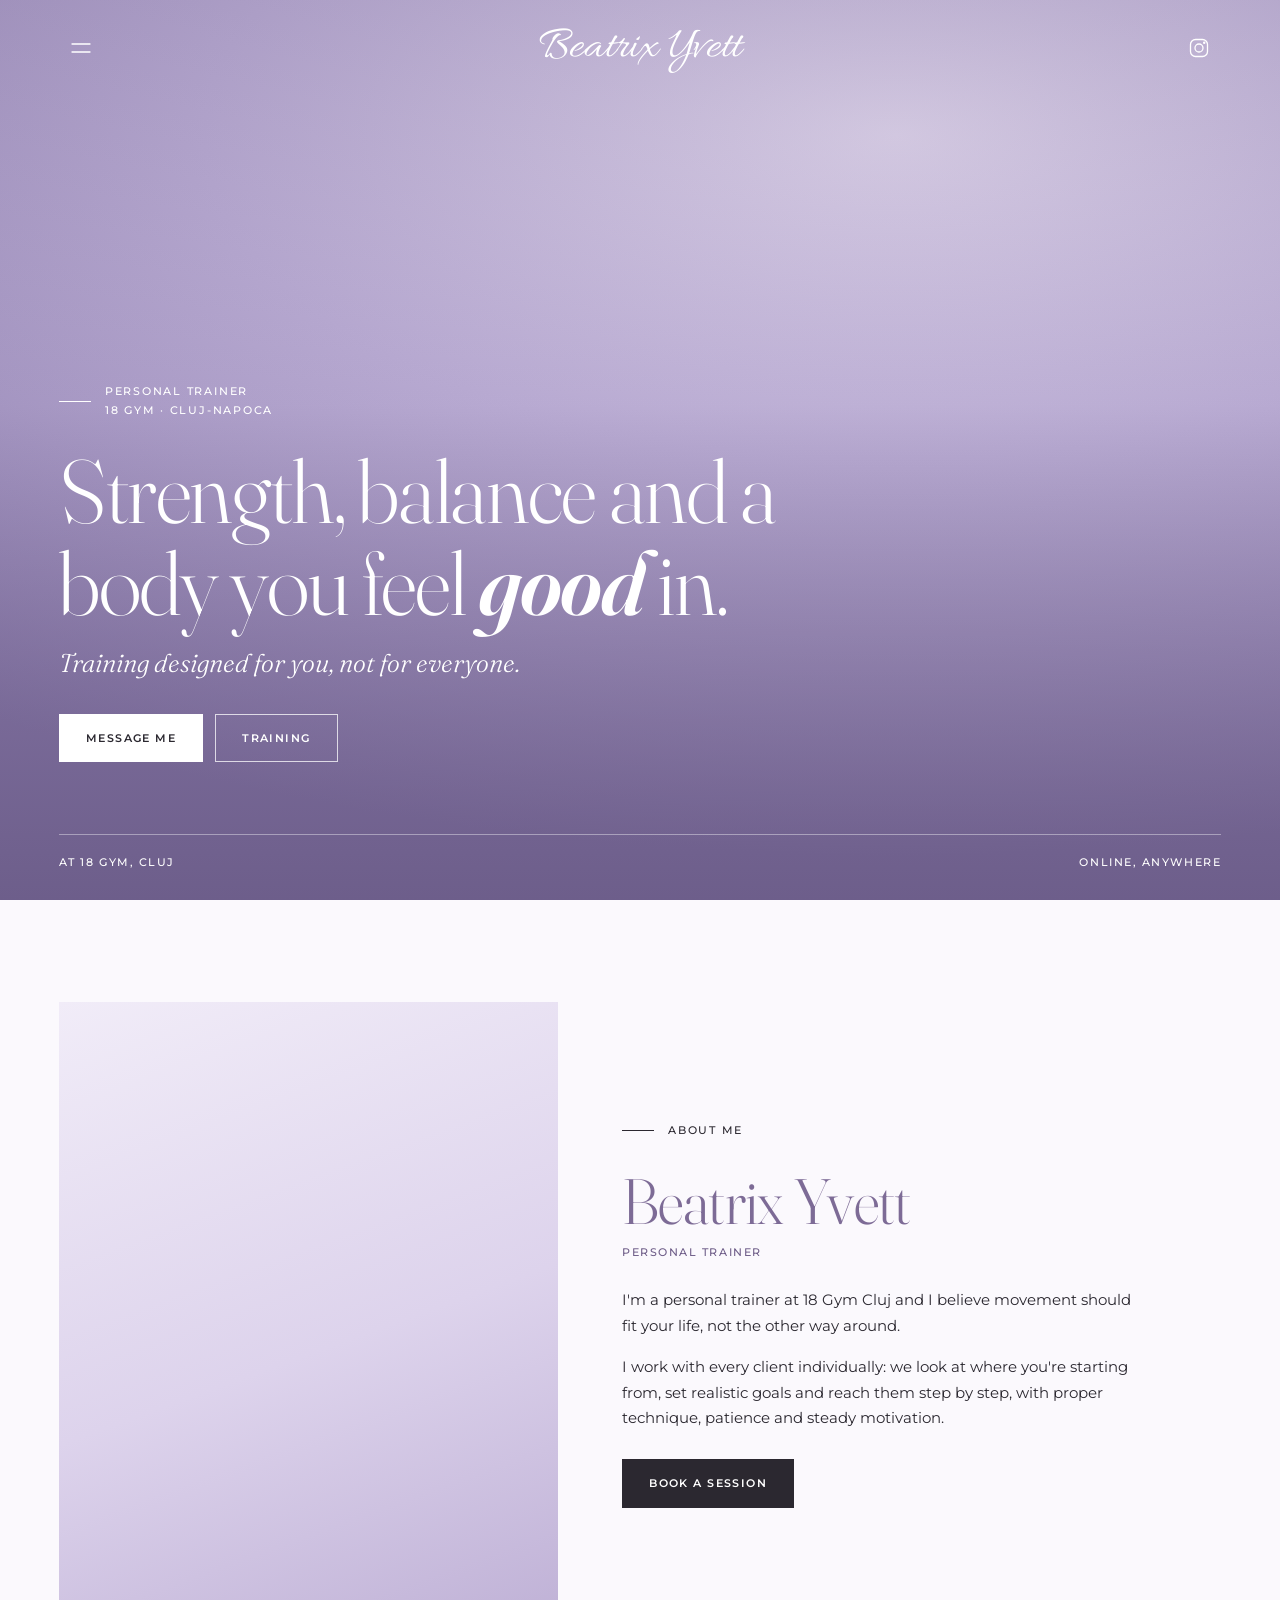
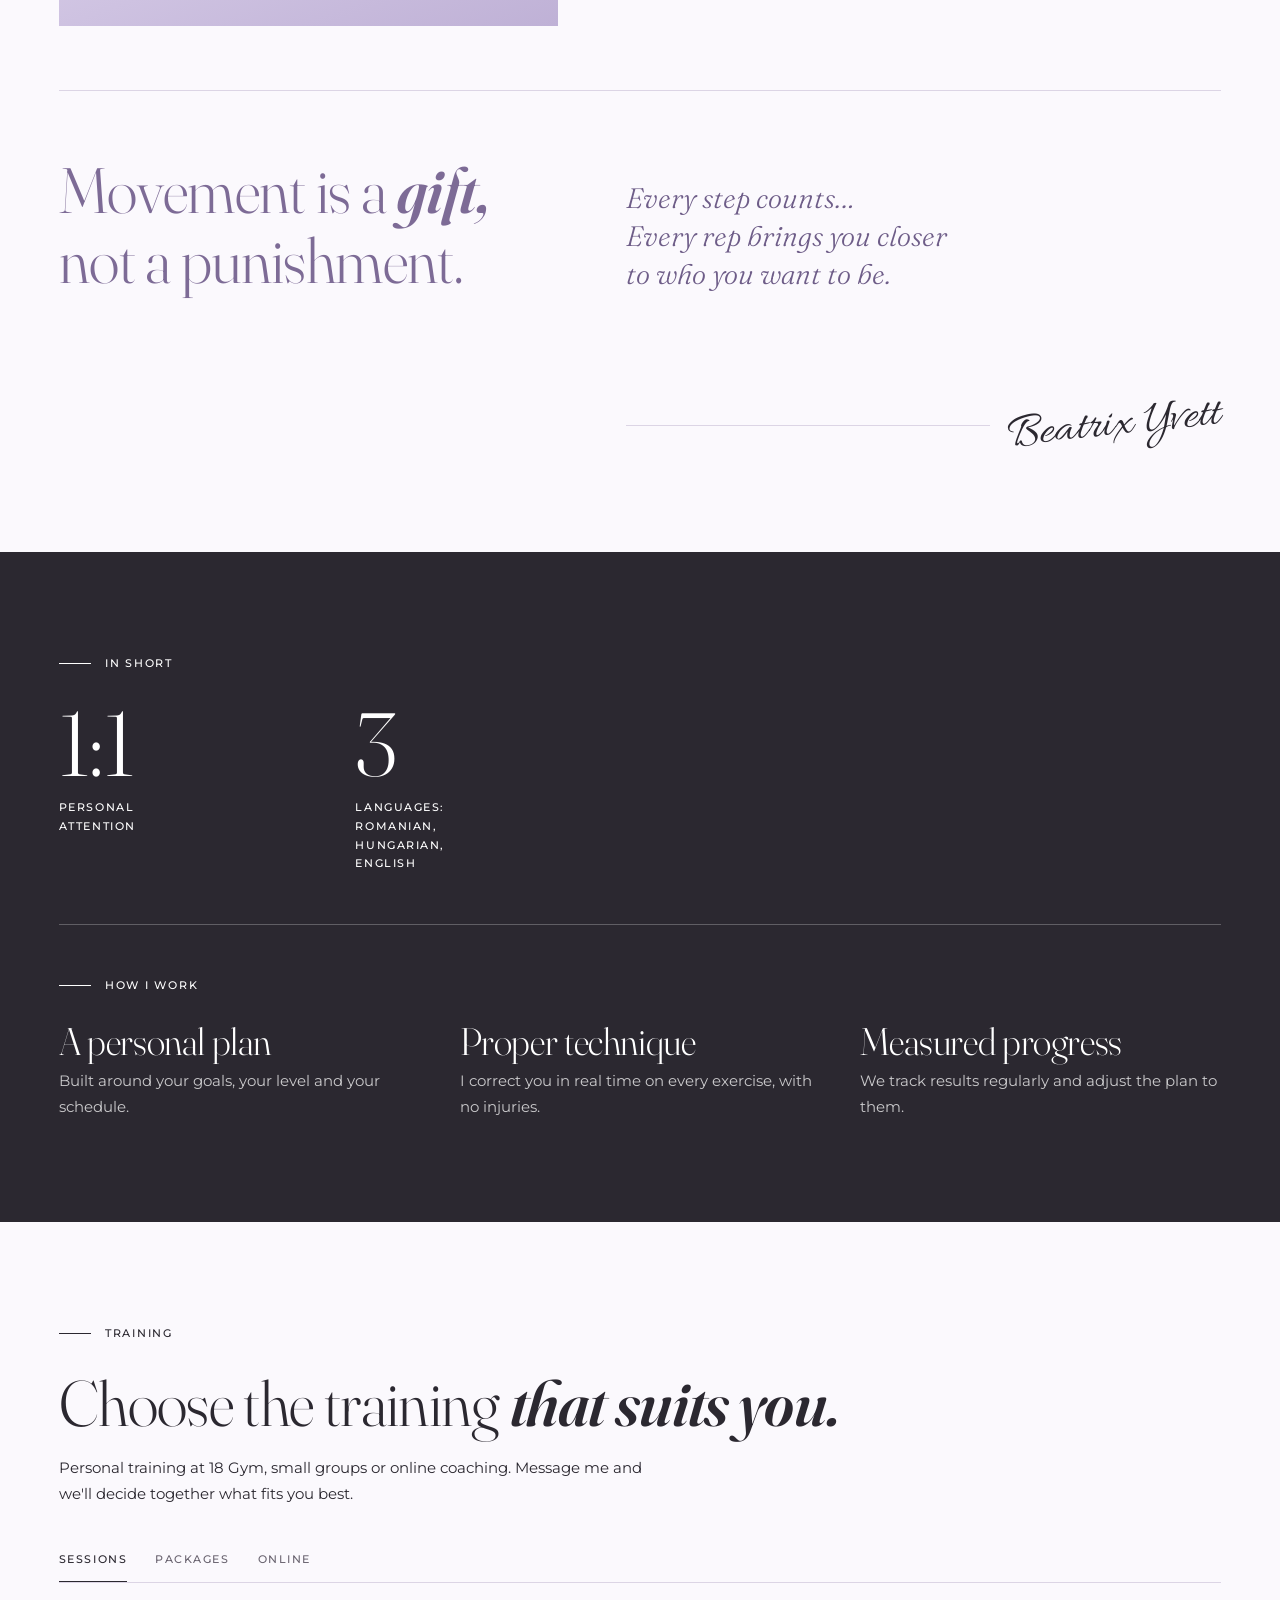
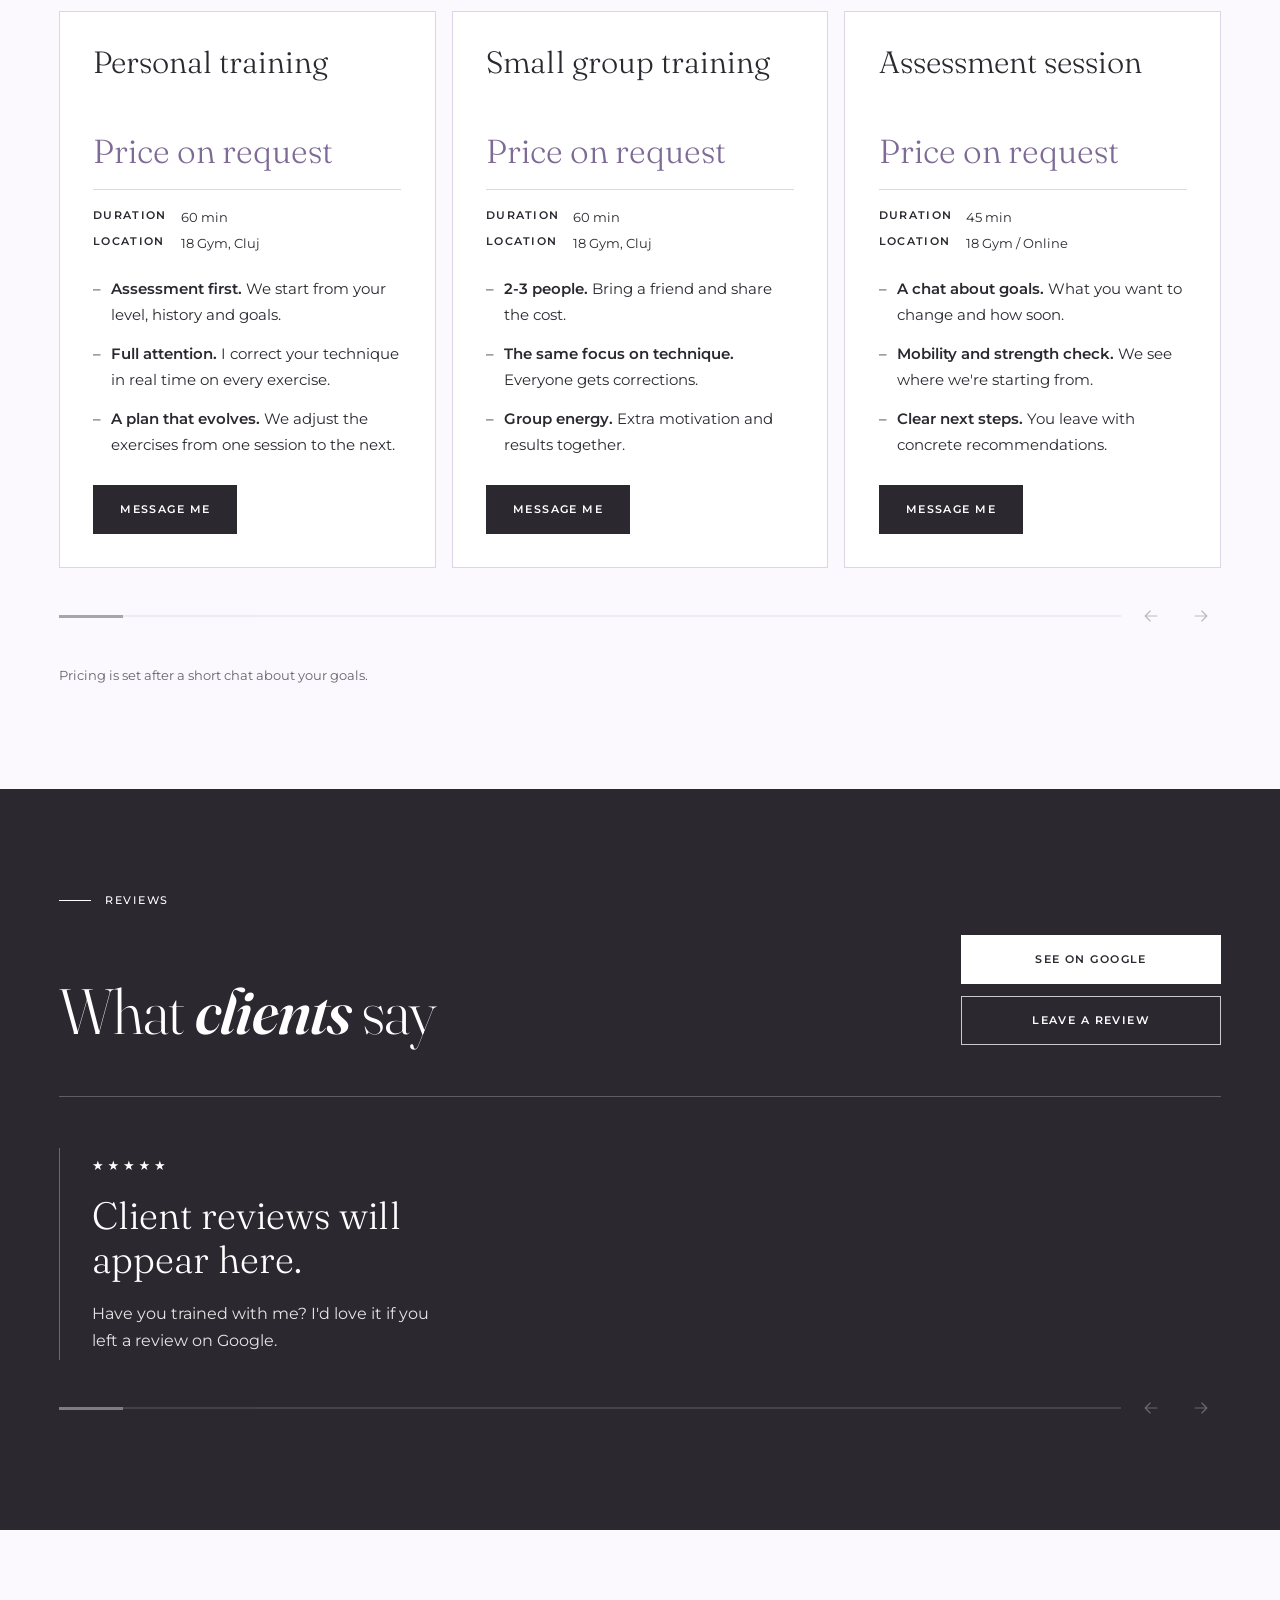
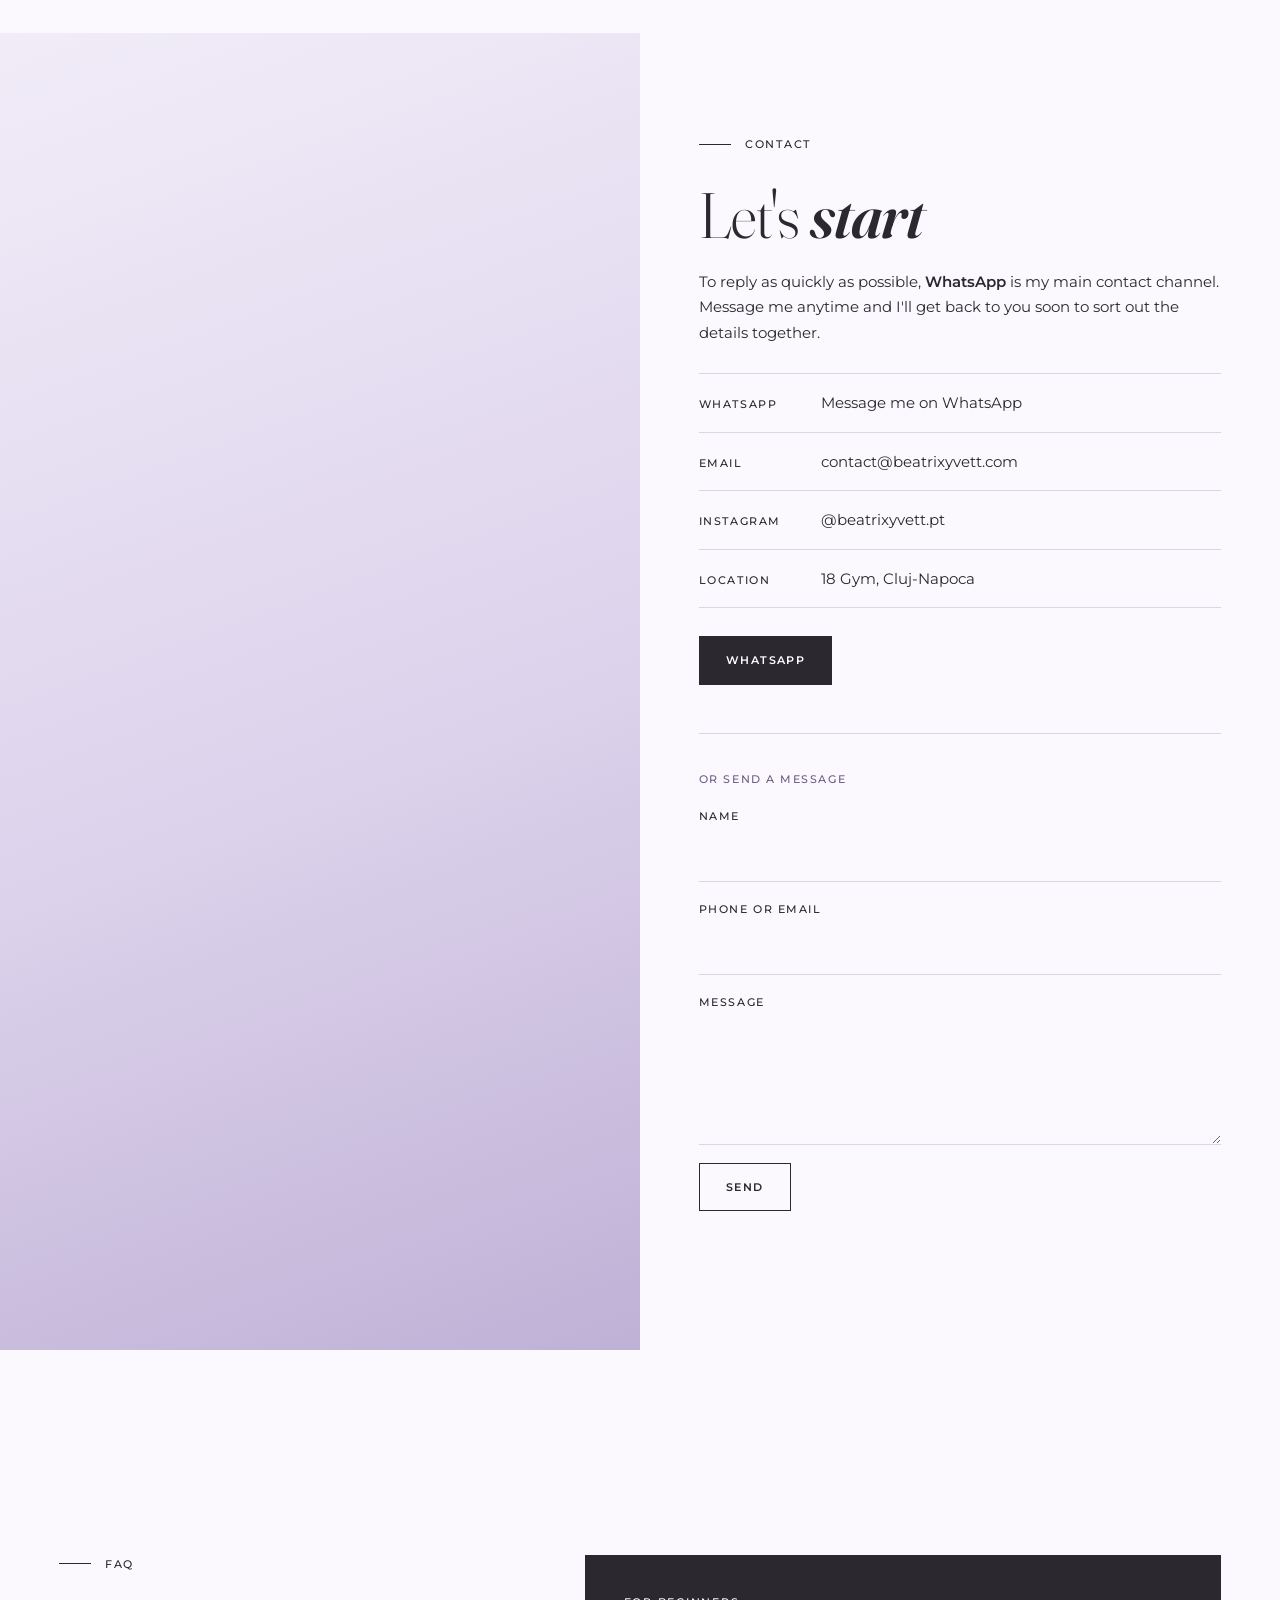
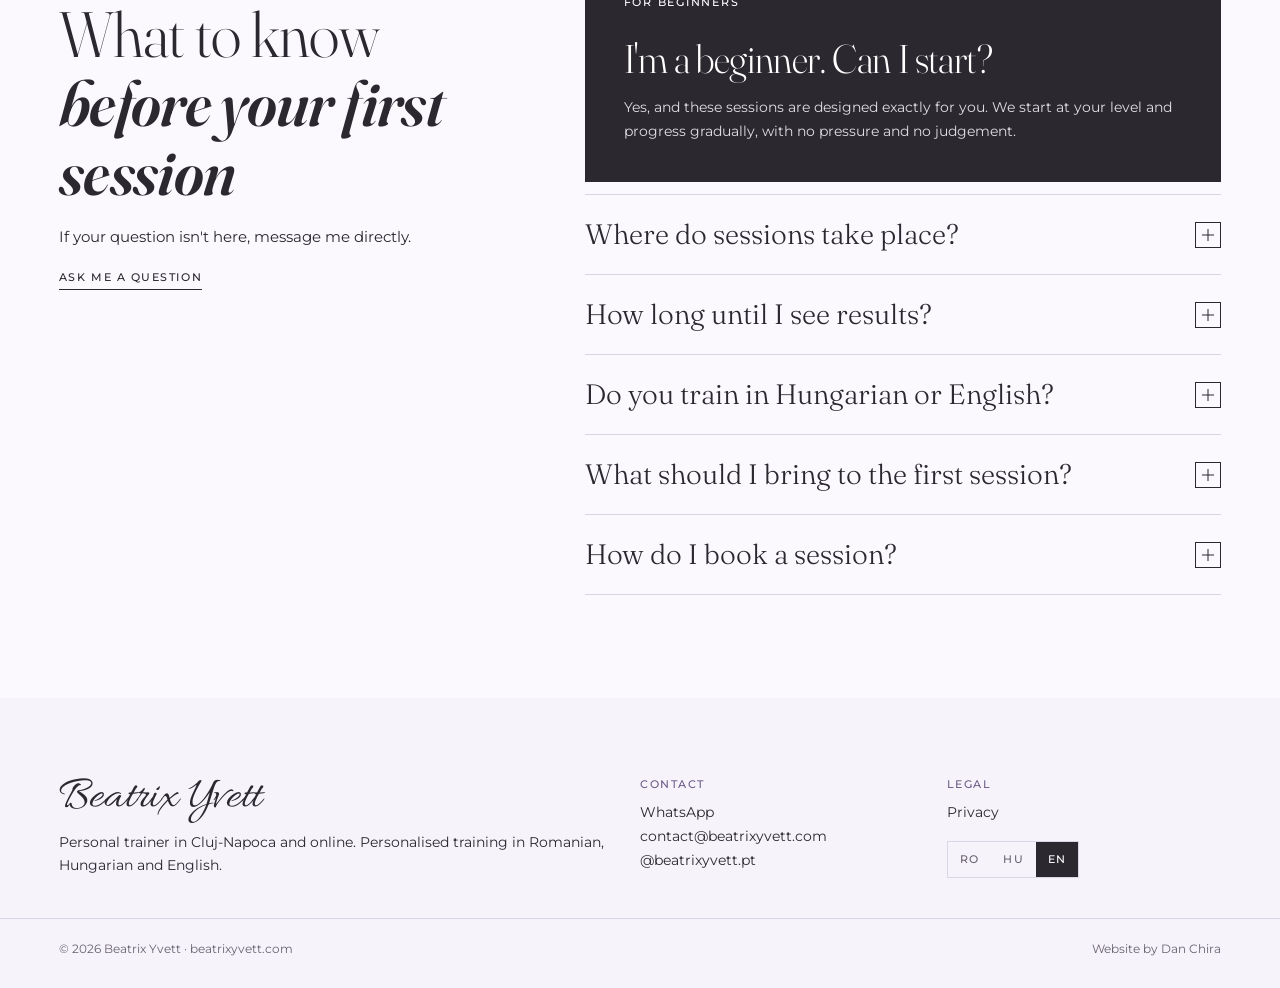
<file: index.html>
<!DOCTYPE html>
<html lang="ro">
<head>
<meta charset="utf-8">
<meta name="viewport" content="width=device-width, initial-scale=1, viewport-fit=cover">
<title>Beatrix Yvett | Antrenor personal Cluj-Napoca</title>
<meta name="description" content="Beatrix Yvett, antrenor personal la 18 Gym Cluj-Napoca. Antrenamente personalizate în română, maghiară și engleză, la sală sau online.">
<meta name="theme-color" content="#2b2829">
<link rel="canonical" href="https://beatrixyvett.com/">
<link rel="icon" type="image/png" href="favicon.png?v=8">
<link rel="apple-touch-icon" href="apple-touch-icon.png?v=8">
<meta property="og:title" content="Beatrix Yvett | Antrenor personal Cluj-Napoca">
<meta property="og:description" content="Antrenamente personalizate la 18 Gym Cluj și online.">
<meta property="og:type" content="website">
<meta property="og:url" content="https://beatrixyvett.com/">
<link rel="preconnect" href="https://fonts.googleapis.com">
<link rel="preconnect" href="https://fonts.gstatic.com" crossorigin>
<link href="https://fonts.googleapis.com/css2?family=Allura&family=Fraunces:ital,opsz,wght@0,9..144,300..600;1,9..144,300..600&family=Montserrat:wght@300..600&display=swap" rel="stylesheet">
<link rel="stylesheet" href="style.css?v=8">
<script type="application/ld+json">
{"@context":"https://schema.org","@type":"HealthClub","name":"Beatrix Yvett - Antrenor personal","url":"https://beatrixyvett.com/","sameAs":["https://www.instagram.com/beatrixyvett.pt"],"address":{"@type":"PostalAddress","addressLocality":"Cluj-Napoca","addressCountry":"RO"},"description":"Antrenor personal la 18 Gym Cluj-Napoca. Antrenamente în română, maghiară și engleză."}
</script>
</head>
<body>

<header class="hdr" id="hdr">
  <button class="hdr__btn" id="menuOpen" type="button" aria-label="Meniu" aria-expanded="false" aria-controls="menu">
    <svg viewBox="0 0 24 24" aria-hidden="true"><path d="M3 8h18M3 16h18"/></svg>
  </button>
  <a class="brand" href="#top" aria-label="Beatrix Yvett">Beatrix Yvett</a>
  <a class="hdr__btn" href="https://www.instagram.com/beatrixyvett.pt" target="_blank" rel="noopener" aria-label="Instagram">
    <svg viewBox="0 0 24 24" aria-hidden="true"><rect x="3.5" y="3.5" width="17" height="17" rx="5"/><circle cx="12" cy="12" r="4"/><circle cx="17.2" cy="6.8" r=".6"/></svg>
  </a>
</header>

<dialog class="menu" id="menu" aria-label="Meniu">
  <div class="menu__top">
    <span class="brand brand--dark">Beatrix Yvett</span>
    <button class="menu__close" id="menuClose" type="button"><span data-i18n="close">Închide</span> <span aria-hidden="true">×</span></button>
  </div>
  <p class="eyebrow" data-i18n="menu_label">Meniu</p>
  <nav class="menu__nav">
    <a href="#top" data-i18n="m_home">Acasă</a>
    <a href="#despre" data-i18n="m_about">Despre mine</a>
    <a href="#antrenamente" data-i18n="m_services">Antrenamente</a>
    <a href="#recenzii" data-i18n="m_reviews">Recenzii</a>
    <a href="#contact" data-i18n="m_contact">Contact</a>
    <a href="#intrebari" data-i18n="m_faq">Întrebări frecvente</a>
  </nav>
  <div class="lang" data-lang-switch role="group" aria-label="Language">
    <button type="button" data-lang="ro">RO</button><button type="button" data-lang="hu">HU</button><button type="button" data-lang="en">EN</button>
  </div>
</dialog>

<main id="top">

<section class="hero" id="hero">
  <div class="hero__media" aria-hidden="true"></div>
  <div class="hero__inner">
    <p class="eyebrow eyebrow--light"><span><span data-i18n="hero_eyebrow1">Antrenor personal</span><br><span data-i18n="hero_eyebrow2">18 Gym · Cluj-Napoca</span></span></p>
    <h1 data-i18n-html="hero_title">Forță, echilibru și un corp în care te simți <em>bine</em>.</h1>
    <p class="hero__sub" data-i18n="hero_sub">Antrenamente gândite pentru tine, nu pentru toată lumea.</p>
    <div class="btns">
      <a class="btn btn--light" data-wa href="#contact" target="_blank" rel="noopener" data-i18n="cta_contact">Scrie-mi</a>
      <a class="btn btn--outline-light" href="#antrenamente" data-i18n="cta_services">Antrenamente</a>
    </div>
    <div class="hero__foot">
      <span data-i18n="hero_loc1">La 18 Gym, Cluj</span>
      <span data-i18n="hero_loc2">Online, oriunde</span>
    </div>
  </div>
</section>

<section class="about wrap section" id="despre">
  <div class="about__photo ph" aria-hidden="true"></div>
  <div class="about__intro">
    <p class="eyebrow" data-i18n="about_eyebrow">Despre mine</p>
    <h2 class="display display--taupe">Beatrix Yvett</h2>
    <p class="label" data-i18n="about_role">Antrenor personal</p>
    <div class="about__body">
      <p data-i18n="about_p1">Sunt antrenor personal la 18 Gym Cluj și cred că mișcarea trebuie să se potrivească vieții tale, nu invers.</p>
      <p data-i18n="about_p2">Lucrez cu fiecare clientă individual: vedem de unde pornești, stabilim obiective realiste și le atingem pas cu pas, cu tehnică corectă, răbdare și motivație constantă.</p>
    </div>
    <a class="btn btn--dark" data-wa href="#contact" target="_blank" rel="noopener" data-i18n="about_btn">Programează o ședință</a>
  </div>
  <div class="poem">
    <h3 class="display" data-i18n-html="quote_h">Mișcarea e un <em>dar,</em><br>nu o pedeapsă.</h3>
    <p class="poem__text" data-i18n-html="quote_p">Fiecare pas contează…<br>Fiecare repetare te apropie<br>de cea care vrei să fii.</p>
    <div class="poem__sign"><span class="poem__line"></span><span class="signature">Beatrix Yvett</span></div>
  </div>
</section>

<section class="dark creds">
  <div class="wrap">
    <p class="eyebrow eyebrow--light" data-i18n="cred_eyebrow">Pe scurt</p>
    <div class="stats">
      <div><strong>1:1</strong><span data-i18n="stat1_l">atenție personalizată</span></div>
      <div><strong>3</strong><span data-i18n="stat2_l">limbi: română, maghiară, engleză</span></div>
    </div>
    <hr>
    <p class="eyebrow eyebrow--light" data-i18n="how_eyebrow">Cum lucrez</p>
    <div class="creds__list">
      <div><h3 class="display" data-i18n="c1_t">Plan personalizat</h3><p data-i18n="c1_d">Construit în jurul obiectivelor, nivelului și programului tău.</p></div>
      <div><h3 class="display" data-i18n="c2_t">Tehnică corectă</h3><p data-i18n="c2_d">Te corectez în timp real la fiecare exercițiu, fără accidentări.</p></div>
      <div><h3 class="display" data-i18n="c3_t">Progres măsurat</h3><p data-i18n="c3_d">Măsurăm rezultatele constant și ajustăm planul după ele.</p></div>
    </div>
  </div>
</section>

<section class="services wrap section" id="antrenamente">
  <p class="eyebrow" data-i18n="svc_eyebrow">Antrenamente</p>
  <h2 class="display" data-i18n-html="svc_title">Alege antrenamentul <em>potrivit ție.</em></h2>
  <p class="services__lead" data-i18n="svc_lead">Antrenament personal la 18 Gym, în grup mic sau coaching online. Scrie-mi și stabilim împreună ce ți se potrivește.</p>
  <div class="tabs" role="tablist">
    <button type="button" role="tab" data-tab="sedinte" aria-selected="true" data-i18n="tab_s">Ședințe</button>
    <button type="button" role="tab" data-tab="pachete" aria-selected="false" data-i18n="tab_p">Pachete</button>
    <button type="button" role="tab" data-tab="online" aria-selected="false" data-i18n="tab_o">Online</button>
  </div>
  <div class="carousel" data-carousel>
    <div class="carousel__track" id="svcTrack" data-track data-drag></div>
    <div class="carousel__ctrl">
      <input class="carousel__progress" type="range" min="0" max="100" value="0" step="0.1" aria-label="Progres" data-progress>
      <button class="carousel__arrow" type="button" aria-label="Înapoi" data-prev><svg viewBox="0 0 24 24" aria-hidden="true"><path d="M19 12H5m6-6-6 6 6 6"/></svg></button>
      <button class="carousel__arrow" type="button" aria-label="Înainte" data-next><svg viewBox="0 0 24 24" aria-hidden="true"><path d="M5 12h14m-6-6 6 6-6 6"/></svg></button>
    </div>
  </div>
  <p class="note" data-i18n="svc_note">Prețurile se stabilesc după o discuție scurtă despre obiectivele tale.</p>
</section>

<section class="dark reviews" id="recenzii">
  <div class="wrap">
    <p class="eyebrow eyebrow--light" data-i18n="rev_eyebrow">Recenzii</p>
    <div class="reviews__head">
      <h2 class="display" data-i18n-html="rev_title">Ce spun <em>clientele</em></h2>
      <div class="btns btns--stack">
        <a class="btn btn--light" href="https://maps.app.goo.gl/8UithCTWz1wBgWSg7" target="_blank" rel="noopener" data-i18n="rev_google">Vezi pe Google</a>
        <a class="btn btn--outline-light" href="https://maps.app.goo.gl/8UithCTWz1wBgWSg7" target="_blank" rel="noopener" data-i18n="rev_leave">Lasă o recenzie</a>
      </div>
    </div>
    <hr>
    <div class="carousel carousel--dark" data-carousel>
      <div class="carousel__track carousel__track--reviews" id="revTrack" data-track data-drag></div>
      <div class="carousel__ctrl">
        <input class="carousel__progress" type="range" min="0" max="100" value="0" step="0.1" aria-label="Progres" data-progress>
        <button class="carousel__arrow" type="button" aria-label="Înapoi" data-prev><svg viewBox="0 0 24 24" aria-hidden="true"><path d="M19 12H5m6-6-6 6 6 6"/></svg></button>
        <button class="carousel__arrow" type="button" aria-label="Înainte" data-next><svg viewBox="0 0 24 24" aria-hidden="true"><path d="M5 12h14m-6-6 6 6-6 6"/></svg></button>
      </div>
    </div>
  </div>
</section>

<section class="contact section" id="contact">
  <div class="contact__photo ph" aria-hidden="true"></div>
  <div class="contact__content">
    <p class="eyebrow" data-i18n="ct_eyebrow">Contact</p>
    <h2 class="display" data-i18n-html="ct_title">Hai să <em>începem</em></h2>
    <p class="contact__lead" data-i18n-html="ct_lead">Ca să-ți pot răspunde cât mai repede, <strong>WhatsApp</strong> este metoda principală de contact. Scrie-mi oricând și revin cât de curând pentru a stabili împreună detaliile.</p>
    <dl class="rows">
      <div><dt data-i18n="row_wa">WhatsApp</dt><dd><a data-wa href="#" target="_blank" rel="noopener" data-i18n="row_wa_v">Scrie-mi pe WhatsApp</a></dd></div>
      <div><dt data-i18n="row_email">E-mail</dt><dd><a href="mailto:contact@beatrixyvett.com">contact@beatrixyvett.com</a></dd></div>
      <div><dt data-i18n="row_ig">Instagram</dt><dd><a href="https://www.instagram.com/beatrixyvett.pt" target="_blank" rel="noopener">@beatrixyvett.pt</a></dd></div>
      <div><dt data-i18n="row_loc">Locație</dt><dd data-i18n="row_loc_v">18 Gym, Cluj-Napoca</dd></div>
    </dl>
    <a class="btn btn--dark" data-wa id="waLink" href="#" target="_blank" rel="noopener">WhatsApp</a>
    <form class="form" id="form" novalidate>
      <p class="label" data-i18n="ct_form_t">Sau trimite un mesaj</p>
      <label><span data-i18n="f_name">Nume</span><input name="name" required autocomplete="name"></label>
      <label><span data-i18n="f_contact">Telefon sau email</span><input name="contact" required autocomplete="email"></label>
      <label><span data-i18n="f_msg">Mesaj</span><textarea name="message" rows="4" required></textarea></label>
      <input type="text" name="botcheck" tabindex="-1" autocomplete="off" class="hp" aria-hidden="true">
      <button class="btn btn--outline" type="submit" data-i18n="f_send">Trimite</button>
      <p class="form__status" id="formStatus" role="status"></p>
    </form>
  </div>
</section>

<section class="faq wrap section" id="intrebari">
  <div class="faq__intro">
    <p class="eyebrow" data-i18n="faq_eyebrow">Întrebări frecvente</p>
    <h2 class="display" data-i18n-html="faq_title">Ce vrei să știi <em>înainte de prima ședință</em></h2>
    <p data-i18n="faq_lead">Dacă întrebarea ta nu e aici, scrie-mi direct.</p>
    <a class="link" data-wa href="#" target="_blank" rel="noopener" data-i18n="faq_btn">Scrie-mi o întrebare</a>
  </div>
  <div class="faq__list">
    <div class="faq__hl">
      <p class="eyebrow eyebrow--light eyebrow--plain" data-i18n="faq_hl_tag">Pentru începătoare</p>
      <h3 class="display" data-i18n="faq_hl_q">Sunt începătoare. Pot începe?</h3>
      <p data-i18n="faq_hl_a">Da, și antrenamentele sunt gândite exact pentru tine. Pornim de la nivelul tău și avansăm gradual, fără presiune și fără judecăți.</p>
    </div>
    <details class="faq__item"><summary><span data-i18n="faq1_q">Unde au loc antrenamentele?</span><i class="faq__toggle" aria-hidden="true"></i></summary><div class="faq__answer"><p data-i18n="faq1_a">La 18 Gym din Cluj-Napoca sau online, de oriunde.</p></div></details>
    <details class="faq__item"><summary><span data-i18n="faq2_q">Cât durează până văd rezultate?</span><i class="faq__toggle" aria-hidden="true"></i></summary><div class="faq__answer"><p data-i18n="faq2_a">Primele schimbări de energie și forță apar de regulă după 3-4 săptămâni de constanță.</p></div></details>
    <details class="faq__item"><summary><span data-i18n="faq3_q">Antrenezi și în maghiară sau engleză?</span><i class="faq__toggle" aria-hidden="true"></i></summary><div class="faq__answer"><p data-i18n="faq3_a">Da, antrenamentele pot fi în română, maghiară sau engleză.</p></div></details>
    <details class="faq__item"><summary><span data-i18n="faq4_q">Ce aduc la prima ședință?</span><i class="faq__toggle" aria-hidden="true"></i></summary><div class="faq__answer"><p data-i18n="faq4_a">Haine comode, încălțăminte sport, un prosop și o sticlă cu apă. De rest mă ocup eu.</p></div></details>
    <details class="faq__item"><summary><span data-i18n="faq5_q">Cum programez o ședință?</span><i class="faq__toggle" aria-hidden="true"></i></summary><div class="faq__answer"><p data-i18n="faq5_a">Scrie-mi pe WhatsApp sau trimite formularul și stabilim împreună o oră care ți se potrivește.</p></div></details>
  </div>
</section>

</main>

<footer class="footer">
  <div class="wrap footer__grid">
    <div>
      <span class="brand brand--dark">Beatrix Yvett</span>
      <p data-i18n="ft_text">Antrenor personal în Cluj-Napoca și online. Antrenamente personalizate în română, maghiară și engleză.</p>
    </div>
    <div>
      <p class="label" data-i18n="ft_contact">Contact</p>
      <p><a data-wa href="#" target="_blank" rel="noopener">WhatsApp</a><br><a href="mailto:contact@beatrixyvett.com">contact@beatrixyvett.com</a><br><a href="https://www.instagram.com/beatrixyvett.pt" target="_blank" rel="noopener">@beatrixyvett.pt</a></p>
    </div>
    <div>
      <p class="label" data-i18n="ft_legal">Legal</p>
      <p><a href="privacy.html" data-i18n="privacy">Confidențialitate</a></p>
      <div class="lang lang--footer" data-lang-switch role="group" aria-label="Language">
        <button type="button" data-lang="ro">RO</button><button type="button" data-lang="hu">HU</button><button type="button" data-lang="en">EN</button>
      </div>
    </div>
  </div>
  <p class="wrap footer__copy"><span>© <span id="yr"></span> Beatrix Yvett · beatrixyvett.com</span><span data-i18n="ft_credit">Site creat de Dan Chira</span></p>
</footer>

<a class="wa-float" id="waFloat" data-wa href="#" target="_blank" rel="noopener" aria-label="WhatsApp">
  <svg viewBox="0 0 24 24" aria-hidden="true"><path d="M12 3a9 9 0 0 0-7.7 13.6L3 21l4.5-1.2A9 9 0 1 0 12 3Z"/><path d="M9 8.5c.3 3 2.5 5.2 5.6 6l1.2-1.3-2-1-.9.8c-.8-.4-1.6-1.2-2-2l.8-.9-1-2L9 8.5Z"/></svg>
</a>

<script src="script.js?v=8"></script>
</body>
</html>
</file>
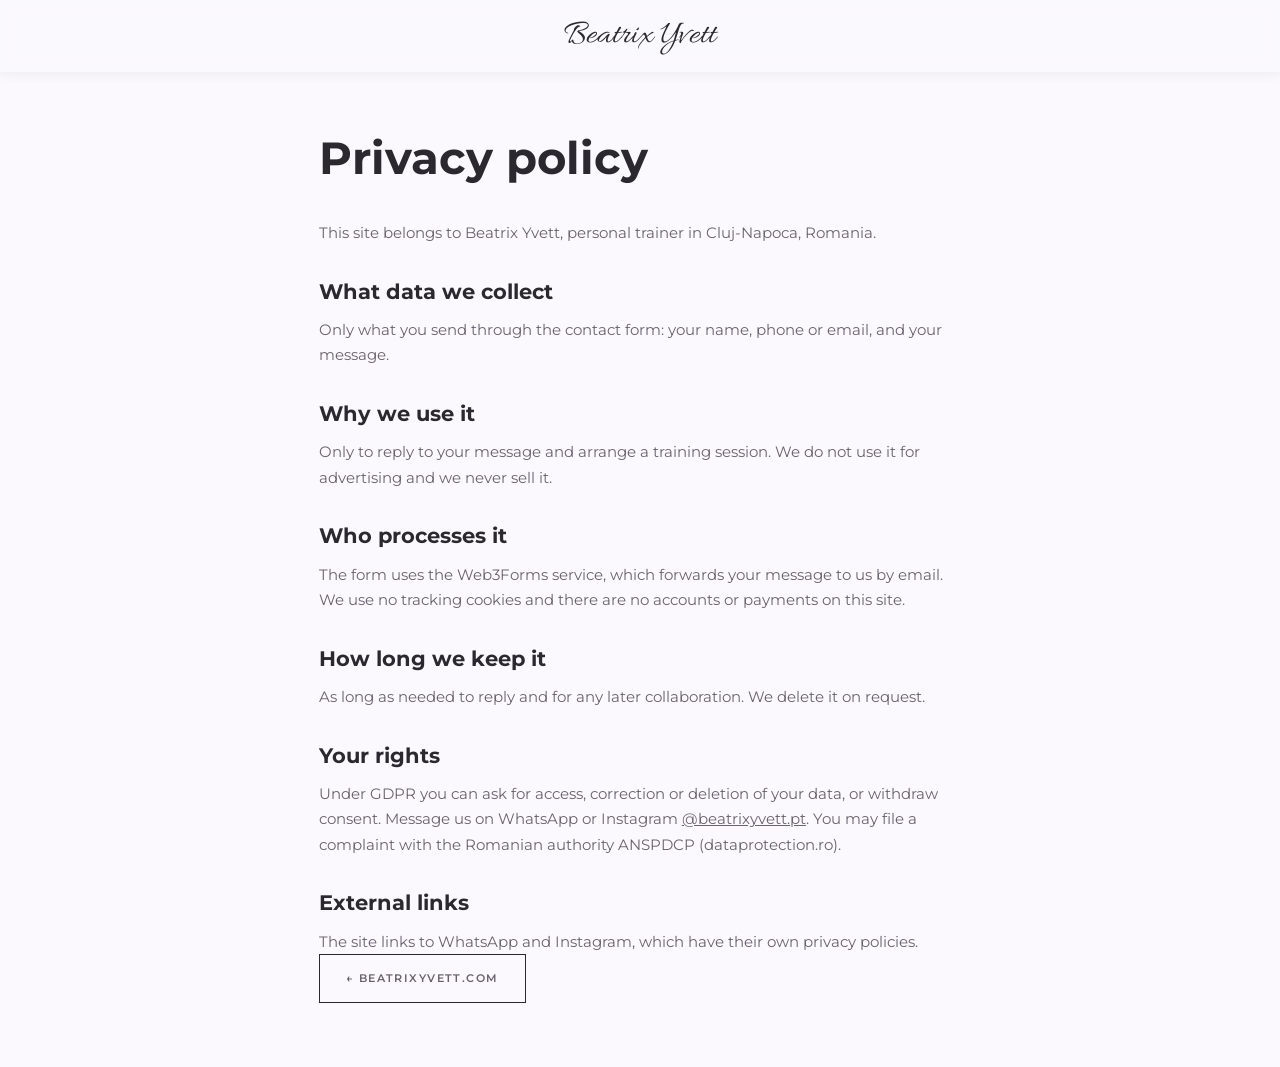
<file: privacy.html>
<!DOCTYPE html>
<html lang="ro">
<head>
<meta charset="utf-8">
<meta name="viewport" content="width=device-width, initial-scale=1, viewport-fit=cover">
<title>Confidențialitate | Beatrix Yvett</title>
<meta name="robots" content="noindex">
<link rel="icon" type="image/png" href="favicon.png?v=8">
<link rel="apple-touch-icon" href="apple-touch-icon.png?v=8">
<link href="https://fonts.googleapis.com/css2?family=Allura&family=Fraunces:ital,opsz,wght@0,9..144,300..600;1,9..144,300..600&family=Montserrat:wght@300..600&display=swap" rel="stylesheet">
<link rel="stylesheet" href="style.css?v=8">
<style>
.legal{max-width:760px;margin:0 auto;padding:120px var(--pad) 64px}
.legal h1{font-size:clamp(2rem,6vw,2.8rem);margin-bottom:24px}
.legal h2{font-size:1.3rem;margin:28px 0 8px}
.legal p,.legal li{color:var(--muted)}
.legal ul{padding-left:20px}
.legal>div[lang]{display:none}
html[lang=ro] .legal>div[lang=ro],html[lang=en] .legal>div[lang=en],html[lang=hu] .legal>div[lang=hu]{display:block}
</style>
<script>try{var l=localStorage.getItem("by_lang");document.documentElement.lang=l==="en"||l==="hu"?l:"ro"}catch(e){}</script>
</head>
<body>
<header class="hdr is-scrolled"><span></span><a class="brand" href="/">Beatrix Yvett</a><span></span></header>
<main class="legal">

<div lang="ro">
<h1>Politica de confidențialitate</h1>
<p>Acest site aparține lui Beatrix Yvett, antrenor personal în Cluj-Napoca.</p>
<h2>Ce date colectăm</h2>
<p>Doar datele pe care le trimiți prin formularul de contact: numele, telefonul sau emailul și mesajul tău.</p>
<h2>De ce le folosim</h2>
<p>Doar ca să-ți răspundem la mesaj și să stabilim o ședință de antrenament. Nu le folosim pentru reclame și nu le vindem.</p>
<h2>Cine le procesează</h2>
<p>Formularul folosește serviciul Web3Forms, care ne trimite mesajul pe email. Nu folosim cookie-uri de urmărire și nu avem conturi sau plăți pe acest site.</p>
<h2>Cât le păstrăm</h2>
<p>Cât timp e necesar pentru a-ți răspunde și pentru colaborarea ulterioară, dacă are loc. Le ștergem la cerere.</p>
<h2>Drepturile tale</h2>
<p>Conform GDPR poți cere accesul la date, corectarea sau ștergerea lor, sau poți retrage consimțământul. Scrie-ne pe WhatsApp sau Instagram <a href="https://www.instagram.com/beatrixyvett.pt">@beatrixyvett.pt</a>. Poți depune o plângere la ANSPDCP (dataprotection.ro).</p>
<h2>Linkuri externe</h2>
<p>Site-ul trimite către WhatsApp și Instagram, care au propriile politici de confidențialitate.</p>
</div>

<div lang="en">
<h1>Privacy policy</h1>
<p>This site belongs to Beatrix Yvett, personal trainer in Cluj-Napoca, Romania.</p>
<h2>What data we collect</h2>
<p>Only what you send through the contact form: your name, phone or email, and your message.</p>
<h2>Why we use it</h2>
<p>Only to reply to your message and arrange a training session. We do not use it for advertising and we never sell it.</p>
<h2>Who processes it</h2>
<p>The form uses the Web3Forms service, which forwards your message to us by email. We use no tracking cookies and there are no accounts or payments on this site.</p>
<h2>How long we keep it</h2>
<p>As long as needed to reply and for any later collaboration. We delete it on request.</p>
<h2>Your rights</h2>
<p>Under GDPR you can ask for access, correction or deletion of your data, or withdraw consent. Message us on WhatsApp or Instagram <a href="https://www.instagram.com/beatrixyvett.pt">@beatrixyvett.pt</a>. You may file a complaint with the Romanian authority ANSPDCP (dataprotection.ro).</p>
<h2>External links</h2>
<p>The site links to WhatsApp and Instagram, which have their own privacy policies.</p>
</div>

<div lang="hu">
<h1>Adatvédelmi tájékoztató</h1>
<p>Ez az oldal Beatrix Yvett kolozsvári személyi edzőé.</p>
<h2>Milyen adatokat gyűjtünk</h2>
<p>Csak azokat, amelyeket a kapcsolatfelvételi űrlapon küldesz el: a neved, a telefonszámod vagy e-mail-címed és az üzeneted.</p>
<h2>Mire használjuk</h2>
<p>Kizárólag arra, hogy válaszoljunk az üzenetedre, és egyeztessünk egy edzésről. Nem használjuk reklámra, és soha nem adjuk el.</p>
<h2>Ki dolgozza fel</h2>
<p>Az űrlap a Web3Forms szolgáltatást használja, amely e-mailben továbbítja nekünk az üzenetet. Nem használunk követő sütiket, és az oldalon nincsenek fiókok vagy fizetések.</p>
<h2>Meddig őrizzük meg</h2>
<p>Ameddig szükséges a válaszadáshoz és az esetleges későbbi együttműködéshez. Kérésedre töröljük.</p>
<h2>A jogaid</h2>
<p>A GDPR értelmében kérheted az adataidhoz való hozzáférést, azok helyesbítését vagy törlését, illetve visszavonhatod a hozzájárulásodat. Írj nekünk WhatsAppon vagy Instagramon: <a href="https://www.instagram.com/beatrixyvett.pt">@beatrixyvett.pt</a>. Panaszt tehetsz az ANSPDCP román adatvédelmi hatóságnál (dataprotection.ro).</p>
<h2>Külső hivatkozások</h2>
<p>Az oldal a WhatsAppra és az Instagramra hivatkozik, amelyeknek saját adatvédelmi szabályzatuk van.</p>
</div>

<p><a class="btn btn--outline" href="/">&larr; beatrixyvett.com</a></p>
</main>
</body>
</html>
</file>
<file: style.css>
:root{
  --ink:#2b2830;--taupe:#7d6b96;--taupe-text:#6e5d88;--brown:#5c4d7d;
  --rose:#ebe5f3;--sand:#f6f3fa;--line:#dcd5e5;--paper:#fbf9fd;--muted:#69636f;--wa:#25a244;
  --serif:"Fraunces",Georgia,serif;--sans:"Montserrat",system-ui,sans-serif;--script:"Allura",cursive;
  --pad:clamp(23px,4.6vw,64px);--max:1280px;--section:clamp(64px,8vw,120px);
  --ease:cubic-bezier(.22,.61,.36,1);
}
*{box-sizing:border-box;margin:0}
html{scroll-behavior:smooth;scroll-padding-top:72px;-webkit-text-size-adjust:100%}
body{font-family:var(--sans);font-size:15px;font-weight:400;line-height:1.7;color:var(--ink);background:var(--paper);-webkit-font-smoothing:antialiased;overflow-x:hidden}
a{color:inherit}
img,svg{max-width:100%;display:block}
button{font:inherit;color:inherit}
hr{border:0;border-top:1px solid var(--line);margin:clamp(32px,4vw,56px) 0}
.dark hr{border-color:rgba(255,255,255,.25)}

.wrap{width:100%;max-width:var(--max);margin-inline:auto;padding-inline:var(--pad)}
.section{padding-block:var(--section)}

/* typography */
.display{font-family:var(--serif);font-weight:300;font-size:clamp(36px,5vw,64px);line-height:1.08;letter-spacing:-.01em;font-variation-settings:"opsz" 144}
.display em,h1 em{font-style:italic;font-weight:600}
.display--taupe{color:var(--taupe)}
.eyebrow{display:flex;align-items:center;gap:14px;font-size:11px;font-weight:500;letter-spacing:.16em;text-transform:uppercase;margin-bottom:clamp(18px,2vw,28px)}
.eyebrow::before{content:"";width:32px;height:1px;background:currentColor;flex:none}
.eyebrow--plain::before{display:none}
.eyebrow--light{color:#fff}
.label{font-size:11px;font-weight:500;letter-spacing:.14em;text-transform:uppercase;color:var(--taupe-text)}
.note{font-size:13px;color:var(--muted);margin-top:28px}
.link{display:inline-block;font-size:11px;font-weight:500;letter-spacing:.14em;text-transform:uppercase;text-decoration:none;border-bottom:1px solid currentColor;padding-bottom:3px;margin-top:18px}

/* buttons */
.btns{display:flex;flex-wrap:wrap;gap:12px}
.btns--stack{flex-direction:column;align-items:stretch}
.btn{display:inline-flex;align-items:center;justify-content:center;min-height:48px;padding:14px 26px;font-size:11px;font-weight:600;letter-spacing:.13em;text-transform:uppercase;text-decoration:none;text-align:center;border:1px solid transparent;cursor:pointer;transition:background .3s,color .3s,border-color .3s}
.btn--dark{background:var(--ink);color:#fff}
.btn--dark:hover{background:var(--taupe)}
.btn--light{background:#fff;color:var(--ink)}
.btn--light:hover{background:var(--rose)}
.btn--outline{border-color:var(--ink);background:transparent}
.btn--outline:hover{background:var(--ink);color:#fff}
.btn--outline-light{border-color:rgba(255,255,255,.75);color:#fff;background:transparent}
.btn--outline-light:hover{background:#fff;color:var(--ink)}

/* header */
.hdr{position:fixed;inset:0 0 auto;z-index:30;height:84px;display:grid;grid-template-columns:1fr auto 1fr;align-items:center;padding-inline:var(--pad);color:#fff;transition:height .45s var(--ease),background-color .45s,color .45s,box-shadow .45s}
.hdr.is-scrolled{height:64px;color:var(--ink);background:rgba(251,249,253,.8);backdrop-filter:blur(8px);-webkit-backdrop-filter:blur(8px);box-shadow:0 1px 12px rgba(43,40,41,.08)}
.hdr__btn{display:grid;place-items:center;width:44px;height:44px;border:0;background:none;cursor:pointer;color:inherit}
.hdr__btn:last-child{justify-self:end}
.hdr__btn svg{width:24px;height:24px;fill:none;stroke:currentColor;stroke-width:1.3;stroke-linecap:round;stroke-linejoin:round}
.brand{font-family:var(--script);font-size:40px;line-height:1;text-decoration:none;white-space:nowrap;transition:font-size .45s var(--ease)}
.hdr.is-scrolled .brand{font-size:30px}
.brand--dark{color:var(--ink);font-size:34px}

/* menu (drawer) */
.menu{position:fixed;inset:0 auto 0 0;margin:0;width:min(86vw,440px);max-width:none;height:100%;max-height:none;border:0;padding:28px var(--pad) 40px;background:var(--sand);color:var(--ink);transform:translateX(-100%);transition:transform .44s var(--ease);display:flex;flex-direction:column;gap:28px;overflow-y:auto}
.menu:not([open]){display:none}
.menu.is-visible{transform:none}
.menu::backdrop{background:rgba(43,40,41,.55);backdrop-filter:blur(5px);-webkit-backdrop-filter:blur(5px);opacity:0;transition:opacity .4s}
.menu.is-visible::backdrop{opacity:1}
.menu__top{display:flex;justify-content:space-between;align-items:center}
.menu__close{border:0;background:none;cursor:pointer;font-size:11px;letter-spacing:.14em;text-transform:uppercase;display:flex;gap:8px;align-items:center;min-height:44px}
.menu__close span[aria-hidden]{font-size:22px;line-height:1}
.menu .eyebrow{margin:24px 0 0}
.menu__nav{display:flex;flex-direction:column}
.menu__nav a{font-family:var(--serif);font-weight:300;font-size:clamp(28px,7vw,38px);line-height:1.5;text-decoration:none;transition:color .25s,padding .25s}
.menu__nav a:hover{color:var(--taupe);padding-left:6px}
.lang{display:inline-flex;border:1px solid var(--line);align-self:flex-start;margin-top:auto}
.lang button{border:0;background:none;padding:8px 12px;font-size:11px;font-weight:500;letter-spacing:.12em;cursor:pointer;color:var(--muted)}
.lang button.on{background:var(--ink);color:#fff}
.lang--footer{margin-top:16px}

/* hero */
.hero{position:relative;min-height:100vh;min-height:100svh;display:flex;align-items:flex-end;color:#fff;overflow:hidden;background:#ad9cc9}
.hero__media{position:absolute;inset:0;background:radial-gradient(120% 80% at 70% 15%,#e2d8ef 0%,#bcaed6 45%,#8f7fb0 100%)}
.hero__media::after{content:"";position:absolute;inset:0;background:linear-gradient(to top,rgba(72,58,98,.48),rgba(72,58,98,.04) 55%,rgba(72,58,98,.14))}
.hero__media img,.hero__media video{width:100%;height:100%;object-fit:cover}
.hero__inner{position:relative;z-index:1;width:100%;max-width:var(--max);margin-inline:auto;padding:120px var(--pad) 28px}
.hero h1{font-family:var(--serif);font-weight:300;font-size:clamp(44px,7vw,92px);line-height:1.02;letter-spacing:-.015em;max-width:16ch;font-variation-settings:"opsz" 144}
.hero__sub{font-family:var(--serif);font-style:italic;font-weight:300;font-size:clamp(19px,2vw,26px);margin:14px 0 28px}
.hero__foot{display:flex;justify-content:space-between;gap:16px;margin-top:clamp(36px,6vw,72px);padding-top:18px;border-top:1px solid rgba(255,255,255,.4);font-size:11px;font-weight:500;letter-spacing:.14em;text-transform:uppercase}

/* photo placeholders */
.ph{background:linear-gradient(160deg,#f1ecf8,#ddd3ec 55%,#bfb1d6)}

/* about */
.about{display:grid;gap:clamp(40px,5vw,72px)}
.about__photo{aspect-ratio:4/5;display:none}
.about .label{margin:8px 0 26px}
.about__body p{margin-bottom:16px;max-width:52ch}
.about__body+.btn{margin-top:12px}
.poem{border-top:1px solid var(--line);padding-top:clamp(40px,5vw,64px)}
.poem .display{color:var(--taupe);font-size:clamp(40px,5vw,64px)}
.poem__text{font-family:var(--serif);font-style:italic;font-weight:300;font-size:clamp(20px,2.2vw,28px);line-height:1.35;color:var(--taupe-text);margin-top:22px}
.poem__sign{display:flex;align-items:center;gap:18px;margin-top:36px}
.poem__line{flex:1;height:1px;background:var(--line)}
.signature{font-family:var(--script);font-size:48px;line-height:1;color:var(--ink);transform:rotate(-6deg)}

/* dark sections */
.dark{background:var(--ink);color:#fff;padding-block:var(--section)}
.stats{display:grid;grid-template-columns:repeat(2,1fr);gap:24px}
.stats strong{display:block;font-family:var(--serif);font-weight:300;font-size:clamp(56px,7vw,96px);line-height:1}
.stats span{display:block;margin-top:10px;font-size:11px;font-weight:500;letter-spacing:.14em;text-transform:uppercase;max-width:22ch}
.creds__list{display:grid;gap:28px}
.creds__list .display{font-size:clamp(28px,3vw,40px);margin-bottom:6px}
.creds__list p{color:rgba(255,255,255,.75);max-width:40ch}

/* services */
.services__lead{max-width:60ch;margin:18px 0 32px}
.tabs{display:flex;gap:28px;border-bottom:1px solid var(--line);margin-bottom:28px;overflow-x:auto;scrollbar-width:none}
.tabs button{border:0;background:none;cursor:pointer;padding:12px 0;font-size:11px;font-weight:500;letter-spacing:.14em;text-transform:uppercase;color:var(--muted);border-bottom:2px solid transparent;margin-bottom:-1px;white-space:nowrap;transition:color .25s,border-color .25s}
.tabs button[aria-selected=true]{color:var(--ink);border-color:var(--ink)}

.carousel__track{display:grid;grid-auto-flow:column;grid-auto-columns:86%;gap:16px;overflow-x:auto;scroll-snap-type:x mandatory;scrollbar-width:none;overscroll-behavior-x:contain;padding-bottom:4px}
.carousel__track::-webkit-scrollbar{display:none}
.carousel__track.is-dragging{cursor:grabbing;scroll-snap-type:none;user-select:none}
.carousel__track > *{scroll-snap-align:start}
.carousel__track.is-fading{opacity:0}
.carousel__track{transition:opacity .25s}
.carousel__ctrl{display:flex;align-items:center;gap:10px;margin-top:24px}
.carousel__progress{flex:1;-webkit-appearance:none;appearance:none;height:2px;background:var(--line);outline-offset:6px;cursor:pointer}
.carousel__progress::-webkit-slider-thumb{-webkit-appearance:none;appearance:none;width:64px;height:3px;background:var(--ink);border:0;border-radius:0}
.carousel__progress::-moz-range-thumb{width:64px;height:3px;background:var(--ink);border:0;border-radius:0}
.carousel__progress:disabled{opacity:.4}
.carousel__arrow{display:grid;place-items:center;width:40px;height:40px;border:0;background:none;cursor:pointer;color:var(--ink);transition:background .25s,opacity .25s}
.carousel__arrow:not(:disabled):hover{background:var(--rose)}
.carousel__arrow:disabled{opacity:.3;cursor:default}
.carousel__arrow svg{width:20px;height:20px;fill:none;stroke:currentColor;stroke-width:1.4;stroke-linecap:round;stroke-linejoin:round}
.carousel--dark .carousel__progress{background:rgba(255,255,255,.3)}
.carousel--dark .carousel__progress::-webkit-slider-thumb{background:#fff}
.carousel--dark .carousel__progress::-moz-range-thumb{background:#fff}
.carousel--dark .carousel__arrow{color:#fff}
.carousel--dark .carousel__arrow:not(:disabled):hover{background:rgba(255,255,255,.12)}

.card{display:flex;flex-direction:column;border:1px solid var(--line);padding:clamp(22px,2.6vw,34px);background:#fff}
.card__title{font-family:var(--serif);font-weight:300;font-size:clamp(26px,2.4vw,32px);line-height:1.15;min-height:2.3em}
.card__price{font-family:var(--serif);font-weight:300;font-size:clamp(26px,2.6vw,34px);line-height:1;margin:18px 0 22px;color:var(--taupe)}
.card__meta{display:grid;grid-template-columns:auto 1fr;gap:4px 14px;padding-top:16px;border-top:1px solid var(--line);font-size:13px}
.card__meta dt{font-size:11px;font-weight:600;letter-spacing:.12em;text-transform:uppercase}
.card ul{list-style:none;padding:0;margin:22px 0 28px;display:grid;gap:14px}
.card li{position:relative;padding-left:18px}
.card li::before{content:"–";position:absolute;left:0}
.card li strong{font-weight:600}
.card .btn{margin-top:auto;align-self:flex-start}

/* reviews */
.reviews__head{display:grid;gap:28px;align-items:end}
.carousel__track--reviews{grid-auto-columns:100%}
.review{border-left:1px solid rgba(255,255,255,.3);padding:6px 0 6px clamp(18px,3vw,32px)}
.review__stars{letter-spacing:.3em;font-size:13px}
.review__title{font-family:var(--serif);font-weight:600;font-size:clamp(26px,3vw,38px);line-height:1.15;margin:18px 0}
.review__text{font-size:16px;line-height:1.7;color:rgba(255,255,255,.88);max-width:62ch}
.review__text.is-clamped{display:-webkit-box;-webkit-line-clamp:6;-webkit-box-orient:vertical;overflow:hidden}
.review__more{border:0;background:none;color:#fff;cursor:pointer;font-weight:600;text-decoration:underline;text-underline-offset:4px;padding:12px 0}
.review__who{margin-top:16px;font-size:11px;font-weight:500;letter-spacing:.14em;text-transform:uppercase}
.review--empty .review__title{font-weight:300}

/* contact */
.contact{display:grid}
.contact__photo{aspect-ratio:4/3}
.contact__content{width:100%;max-width:var(--max);margin-inline:auto;padding:clamp(48px,6vw,96px) var(--pad) 0}
.contact__lead{margin:20px 0 28px;max-width:52ch}
.contact__lead strong{font-weight:600}
.rows{border-top:1px solid var(--line);margin-bottom:28px}
.rows div{display:grid;grid-template-columns:110px 1fr;gap:12px;align-items:baseline;padding:16px 0;border-bottom:1px solid var(--line)}
.rows dt{font-size:11px;font-weight:500;letter-spacing:.14em;text-transform:uppercase}
.rows dd a{text-decoration:none}
.rows dd a:hover{color:var(--taupe)}
.form{display:grid;gap:18px;margin-top:48px;padding-top:36px;border-top:1px solid var(--line);max-width:560px}
.form label{display:grid;gap:6px;font-size:11px;font-weight:500;letter-spacing:.14em;text-transform:uppercase}
.form input,.form textarea{font:inherit;font-size:15px;letter-spacing:0;text-transform:none;padding:12px 0;border:0;border-bottom:1px solid var(--line);background:transparent;color:var(--ink);border-radius:0;width:100%}
.form input:focus,.form textarea:focus{outline:none;border-color:var(--ink)}
.form .btn{justify-self:start}
.hp{position:absolute;left:-9999px}
.form__status{min-height:1.4em;font-size:13px;color:var(--taupe-text)}

/* faq */
.faq{display:grid;gap:40px}
.faq__intro p:not(.eyebrow){margin-top:18px;max-width:44ch}
.faq__hl{background:var(--ink);color:#fff;padding:clamp(24px,3vw,40px);margin-bottom:12px}
.faq__hl .display{font-size:clamp(28px,3.2vw,40px);margin:4px 0 16px}
.faq__hl p:last-child{font-size:14px;color:rgba(255,255,255,.85)}
.faq__item{border-bottom:1px solid var(--line);overflow:hidden}
.faq__item:first-of-type{border-top:1px solid var(--line)}
.faq__item summary{display:flex;justify-content:space-between;align-items:center;gap:20px;padding:22px 0;cursor:pointer;list-style:none;font-family:var(--serif);font-weight:300;font-size:clamp(22px,2.2vw,28px);line-height:1.25}
.faq__item summary::-webkit-details-marker{display:none}
.faq__toggle{position:relative;flex:none;width:26px;height:26px;border:1px solid var(--ink)}
.faq__toggle::before,.faq__toggle::after{content:"";position:absolute;left:50%;top:50%;width:12px;height:1px;background:var(--ink);transform:translate(-50%,-50%);transition:transform .3s var(--ease),opacity .3s}
.faq__toggle::after{transform:translate(-50%,-50%) rotate(90deg)}
.faq__item[data-expanded=true] .faq__toggle::after{transform:translate(-50%,-50%);opacity:0}
.faq__answer{padding:0 44px 24px 0;color:var(--muted)}

/* footer */
.footer{background:var(--sand);padding-block:clamp(48px,6vw,80px) 28px;font-size:14px}
.footer__grid{display:grid;gap:32px}
.footer .brand{display:inline-block;margin-bottom:10px}
.footer .label{margin-bottom:8px}
.footer a{text-decoration:none}
.footer a:hover{color:var(--taupe)}
.footer__copy{display:flex;flex-wrap:wrap;justify-content:space-between;gap:6px 16px;margin-top:40px;padding-top:20px;border-top:1px solid var(--line);font-size:12px;color:var(--muted)}

/* whatsapp float */
.wa-float{position:fixed;right:max(16px,env(safe-area-inset-right));bottom:max(16px,env(safe-area-inset-bottom));z-index:20;width:44px;height:44px;border-radius:50%;background:var(--wa);display:grid;place-items:center;box-shadow:0 8px 18px -8px rgba(43,40,41,.45);opacity:0;visibility:hidden;transform:translateY(12px);transition:opacity .35s,transform .35s,visibility .35s}
.wa-float.show{opacity:1;visibility:visible;transform:none}
.wa-float svg{width:22px;height:22px;fill:none;stroke:#fff;stroke-width:1.6;stroke-linecap:round;stroke-linejoin:round}

/* reveal */
.reveal{opacity:0;transform:translateY(22px);transition:opacity .9s var(--ease),transform .9s var(--ease)}
.reveal.in{opacity:1;transform:none}

@media (prefers-reduced-motion:reduce){
  *,*::before,*::after{transition:none!important;animation:none!important;scroll-behavior:auto!important}
  .reveal{opacity:1;transform:none}
}

/* tablet & desktop */
@media (min-width:768px){
  .carousel__track{grid-auto-columns:calc((100% - 16px)/2)}
  .carousel__track--reviews{grid-auto-columns:calc((100% - 16px)/2)}
  .stats{grid-template-columns:repeat(4,1fr)}
  .creds__list{grid-template-columns:repeat(3,1fr);gap:40px}
  .reviews__head{grid-template-columns:1fr auto}
  .btns--stack{min-width:260px}
  .footer__grid{grid-template-columns:2fr 1fr 1fr}
}
@media (min-width:1024px){
  .hdr{height:96px}
  .hdr.is-scrolled{height:72px}
  .brand{font-size:46px}
  .hdr.is-scrolled .brand{font-size:34px}
  .about{grid-template-columns:5fr 6fr;align-items:center}
  .about__photo{display:block}
  .poem{grid-column:1/-1;display:grid;grid-template-columns:5fr 6fr;gap:72px;align-items:end}
  .poem__text{margin-top:0}
  .poem__sign{grid-column:2}
  .carousel__track{grid-auto-columns:calc((100% - 32px)/3)}
  .carousel__track[data-drag]{cursor:grab}
  .contact{grid-template-columns:1fr 1fr;align-items:stretch}
  .contact__photo{aspect-ratio:auto;min-height:100%}
  .contact__content{padding:var(--section) var(--pad);max-width:680px;margin:0}
  .faq{grid-template-columns:5fr 7fr;gap:72px;align-items:start}
  .faq__intro{position:sticky;top:110px}
}
@media (max-width:400px){
  .btns .btn{flex:1 1 100%}
  .hero__foot{font-size:10px}
  .rows div{grid-template-columns:96px 1fr}
}
</file>
